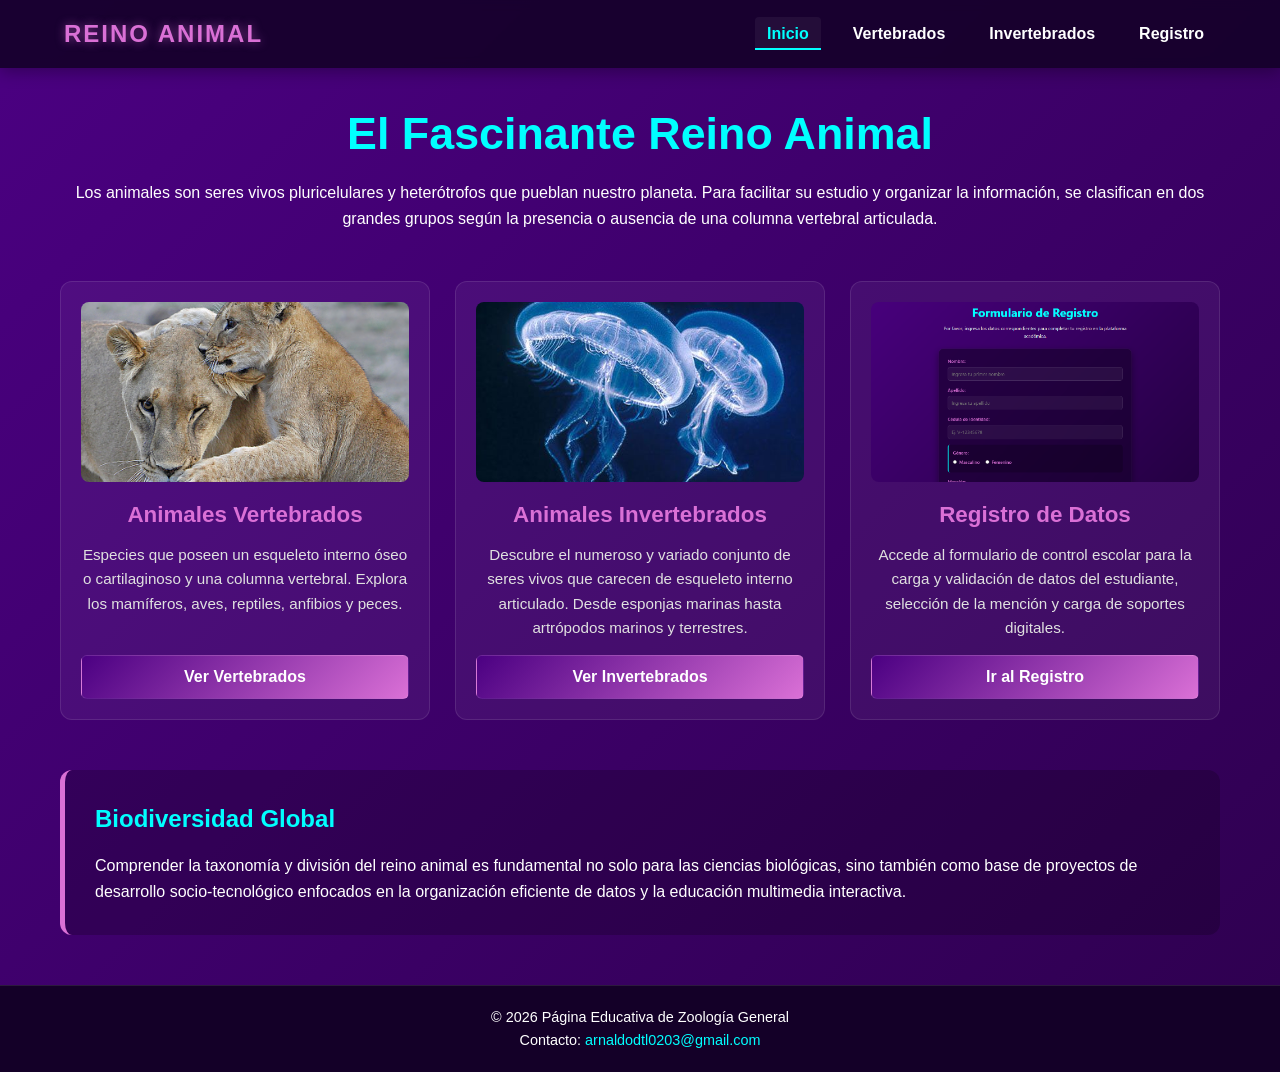
<file: index.html>
<!DOCTYPE html>
<html lang="es">
<head>
    <meta charset="UTF-8">
    <meta name="viewport" content="width=device-width, initial-scale=1.0">
    <link rel="shortcut icon" href="img/logo_animales.jpg">
    <link rel="stylesheet" href="css/estilo_inicio.css">
    <title>Reino Animal - Inicio</title>
</head>
<body id="inicio">

    <nav class="navbar">
        <h2 class="logo">Reino Animal</h2>
        <ul class="nav-links">
            <li><a href="index.html" class="active">Inicio</a></li>
            <li><a href="animales_vertebrados.html">Vertebrados</a></li>
            <li><a href="animales_invertebrados.html">Invertebrados</a></li>
            <li><a href="formulario.html">Registro</a></li>
        </ul>
    </nav>

    <main class="contenedor-principal">
        
        <header class="encabezado-efecto">
            <h1>El Fascinante Reino Animal</h1>
            <p>Los animales son seres vivos pluricelulares y heterótrofos que pueblan nuestro planeta. Para facilitar su estudio y organizar la información, se clasifican en dos grandes grupos según la presencia o ausencia de una columna vertebral articulada.</p>
        </header>
    
        <section class="seccion-tarjetas">
            
            <article class="card">
                <div class="card-img-container">
                    <img src="./img/mamiferos.jpg" alt="Animales Vertebrados">
                </div>
                <h2>Animales Vertebrados</h2>
                <p>Especies que poseen un esqueleto interno óseo o cartilaginoso y una columna vertebral. Explora los mamíferos, aves, reptiles, anfibios y peces.</p>
                <a href="animales_vertebrados.html" class="btn-enlace">Ver Vertebrados</a>
            </article>

            <article class="card">
                <div class="card-img-container">
                    <img src="./img/medusas.jpg" alt="Animales Invertebrados">
                </div>
                <h2>Animales Invertebrados</h2>
                <p>Descubre el numeroso y variado conjunto de seres vivos que carecen de esqueleto interno articulado. Desde esponjas marinas hasta artrópodos marinos y terrestres.</p>
                <a href="animales_invertebrados.html" class="btn-enlace">Ver Invertebrados</a>
            </article>

            <article class="card">
                <div class="card-img-container">
                    <img src="./img/formulario.png" alt="Registro Escolar">
                </div>
                <h2>Registro de Datos</h2>
                <p>Accede al formulario de control escolar para la carga y validación de datos del estudiante, selección de la mención y carga de soportes digitales.</p>
                <a href="formulario.html" class="btn-enlace">Ir al Registro</a>
            </article>

        </section>

        <section class="seccion-info">
            <h2>Biodiversidad Global</h2>
            <p>Comprender la taxonomía y división del reino animal es fundamental no solo para las ciencias biológicas, sino también como base de proyectos de desarrollo socio-tecnológico enfocados en la organización eficiente de datos y la educación multimedia interactiva.</p>
        </section>
    </main>

    <footer class="pie-pagina">
        <p>© 2026 Página Educativa de Zoología General</p>
        <p>Contacto: <a href="mailto:arnaldodtl0203@gmail.com">arnaldodtl0203@gmail.com</a></p>
    </footer>

</body>
</html>
</file>
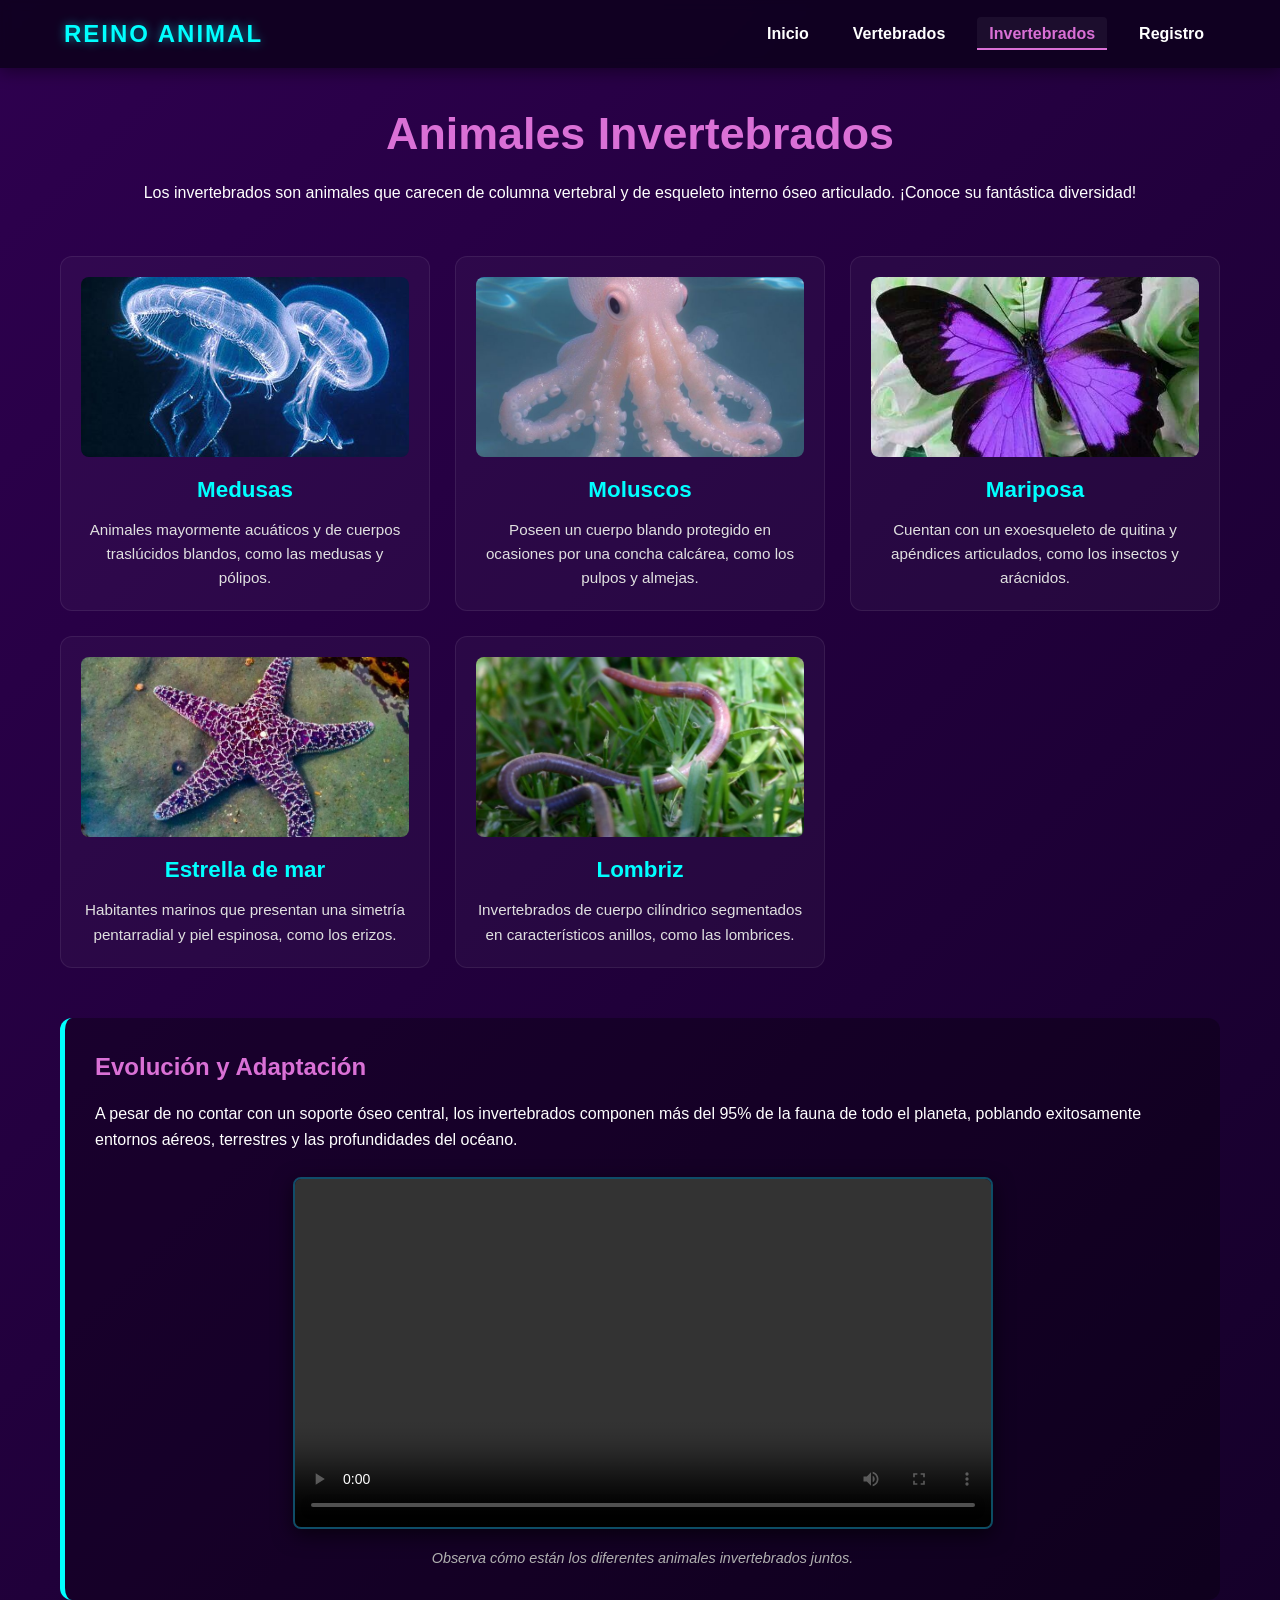
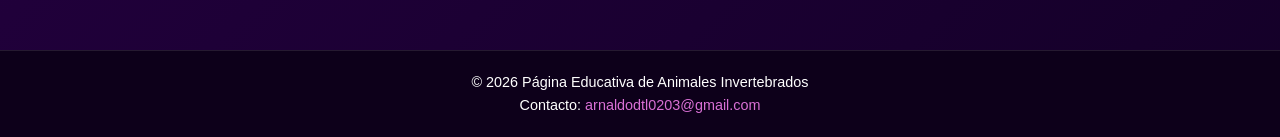
<file: animales_invertebrados.html>
<!DOCTYPE html>
<html lang="es">
<head>
    <meta charset="UTF-8">
    <meta name="viewport" content="width=device-width, initial-scale=1.0">
    <link rel="shortcut icon" href="img/logo_animales.jpg">
    <link rel="stylesheet" href="css/estilo_invertebrados.css">
    <title>Animales Invertebrados</title>
</head>
<body id="inicio">

    <nav class="navbar">
        <h2 class="logo">Reino Animal</h2>
        <ul class="nav-links">
            <li><a href="index.html">Inicio</a></li>
            <li><a href="animales_vertebrados.html">Vertebrados</a></li>
            <li><a href="animales_invertebrados.html" class="active">Invertebrados</a></li>
            <li><a href="formulario.html">Registro</a></li>
        </ul>
    </nav>

    <main class="contenedor-principal">
        
        <header id="tipos" class="encabezado-efecto">
            <h1>Animales Invertebrados</h1>
            <p>Los invertebrados son animales que carecen de columna vertebral y de esqueleto interno óseo articulado. ¡Conoce su fantástica diversidad!</p>
        </header>
    
        <section class="seccion-tarjetas">
            
            <article class="card">
                <div class="card-img-container">
                    <img src="./img/medusas.jpg" alt="medusa">
                </div>
                <h2>Medusas</h2>
                <p>Animales mayormente acuáticos y de cuerpos traslúcidos blandos, como las medusas y pólipos.</p>
            </article>

            <article class="card">
                <div class="card-img-container">
                    <img src="./img/molusco.jpg" alt="Moluscos">
                </div>
                <h2>Moluscos</h2>
                <p>Poseen un cuerpo blando protegido en ocasiones por una concha calcárea, como los pulpos y almejas.</p>
            </article>

            <article class="card">
                <div class="card-img-container">
                    <img src="./img/mariposa.jpg" alt="mariposa">
                </div>
                <h2>Mariposa</h2>
                <p>Cuentan con un exoesqueleto de quitina y apéndices articulados, como los insectos y arácnidos.</p>
            </article>

            <article class="card">
                <div class="card-img-container">
                    <img src="./img/estrella_mar.jpg" alt="estrella de mar">
                </div>
                <h2>Estrella de mar</h2>
                <p>Habitantes marinos que presentan una simetría pentarradial y piel espinosa, como los erizos.</p>
            </article>

            <article class="card">
                <div class="card-img-container">
                    <img src="./img/lombriz.jpg" alt="lombriz">
                </div>
                <h2>Lombriz</h2>
                <p>Invertebrados de cuerpo cilíndrico segmentados en característicos anillos, como las lombrices.</p>
            </article>

        </section>

        <section id="info" class="seccion-info">
            <h2>Evolución y Adaptación</h2>
            <p>A pesar de no contar con un soporte óseo central, los invertebrados componen más del 95% de la fauna de todo el planeta, poblando exitosamente entornos aéreos, terrestres y las profundidades del océano.</p>
            
            <figure class="video-contenedor">
                <video controls>
                    <source src="video/v_invertebrados.mp4" type="video/mp4">
                    Tu navegador no soporta el video.
                </video>
                <figcaption>Observa cómo están los diferentes animales invertebrados juntos.</figcaption>
            </figure>
        </section>
    </main>

    <footer class="pie-pagina">
        <p>© 2026 Página Educativa de Animales Invertebrados</p>
        <p>Contacto: <a href="mailto:arnaldodtl0203@gmail.com">arnaldodtl0203@gmail.com</a></p>
    </footer>

</body>
</html>
</file>
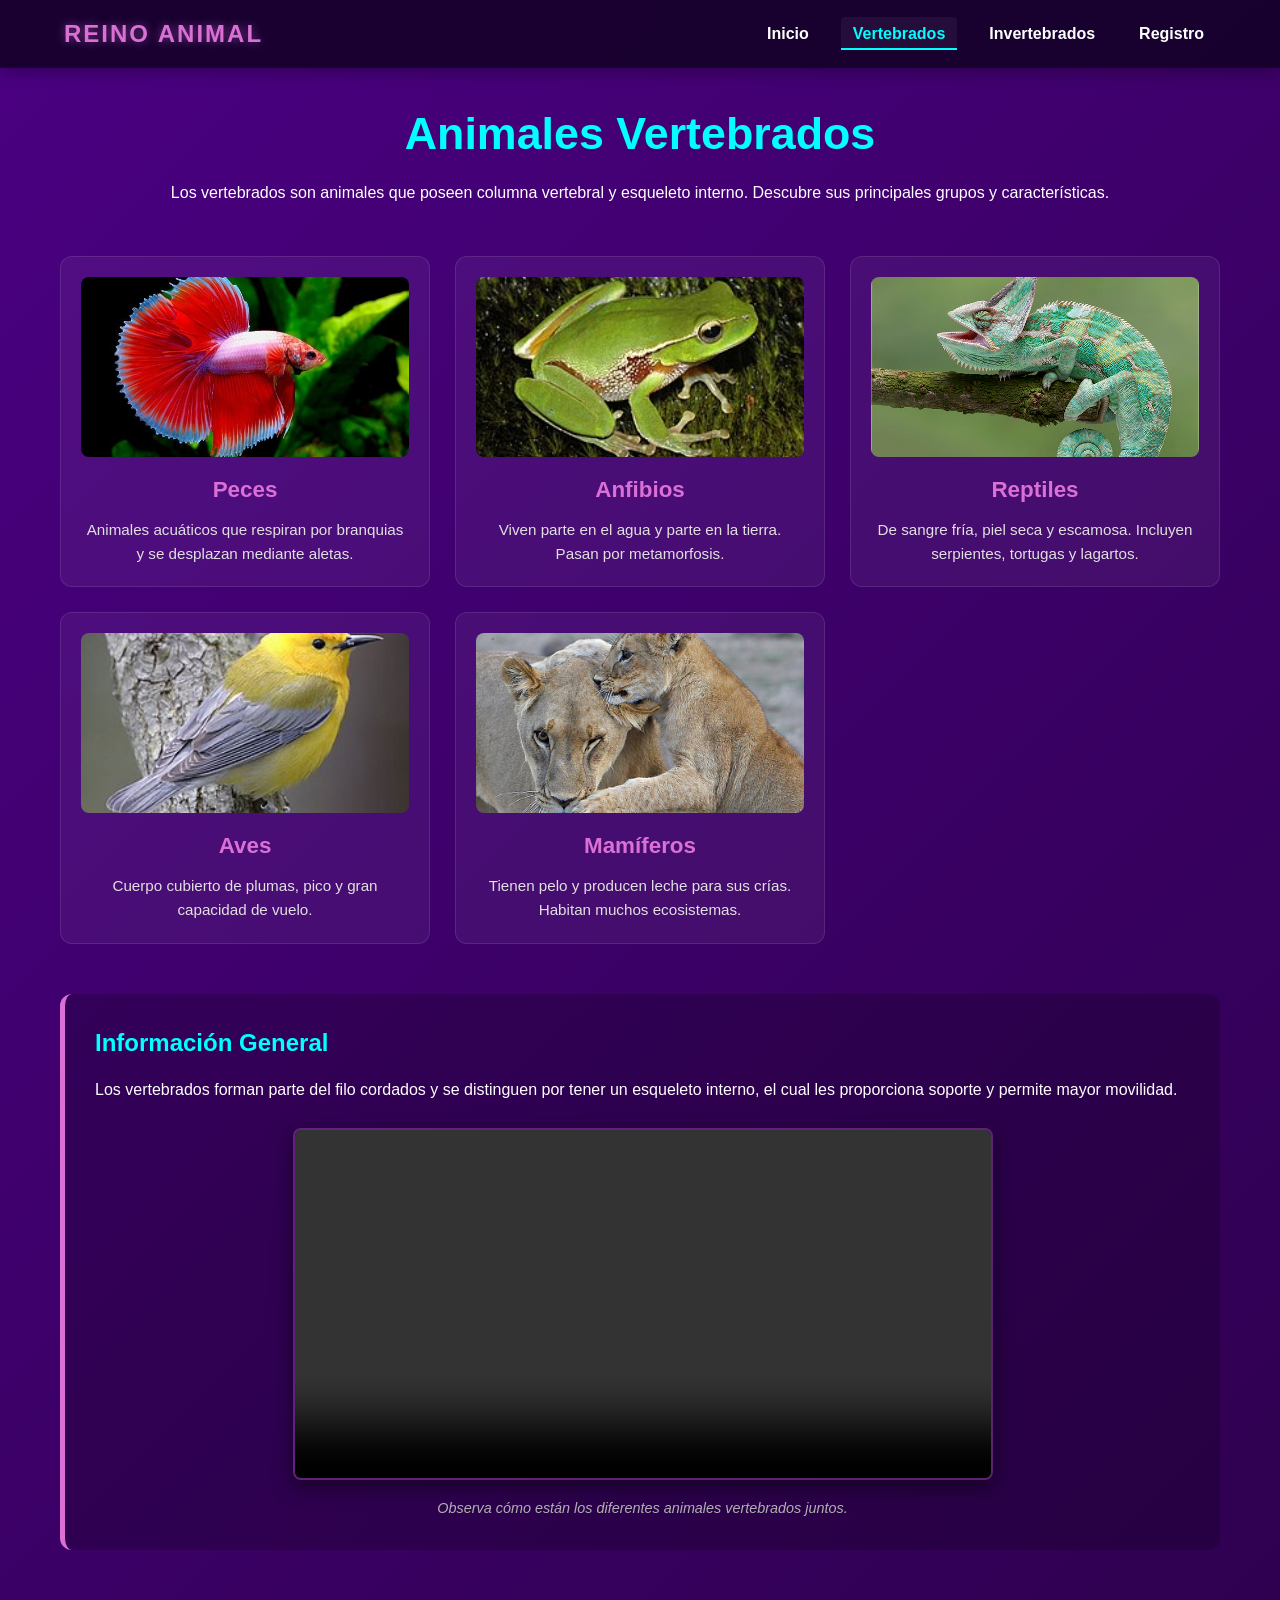
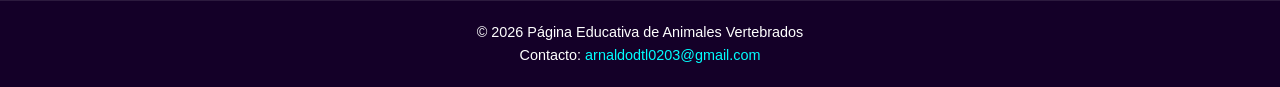
<file: animales_vertebrados.html>
<!DOCTYPE html>
<html lang="es">
<head>
    <meta charset="UTF-8">
    <meta name="viewport" content="width=device-width, initial-scale=1.0">
    <link rel="shortcut icon" href="img/logo_animales.jpg">
    <link rel="stylesheet" href="css/estilo_vertebrados.css">
    <title>Animales Vertebrados</title>
</head>
<body id="inicio">

    <nav class="navbar">
        <h2 class="logo">Reino Animal</h2>
        <ul class="nav-links">
            <li><a href="index.html">Inicio</a></li>
            <li><a href="animales_vertebrados.html" class="active">Vertebrados</a></li>
            <li><a href="animales_invertebrados.html">Invertebrados</a></li>
            <li><a href="formulario.html">Registro</a></li>
        </ul>
    </nav>

    <main class="contenedor-principal">
        
        <header id="tipos" class="encabezado-efecto">
            <h1>Animales Vertebrados</h1>
            <p>Los vertebrados son animales que poseen columna vertebral y esqueleto interno. Descubre sus principales grupos y características.</p>
        </header>
    
        <section class="seccion-tarjetas">
            
            <article class="card">
                <div class="card-img-container">
                    <img src="./img/peces.jpg" alt="Peces">
                </div>
                <h2>Peces</h2>
                <p>Animales acuáticos que respiran por branquias y se desplazan mediante aletas.</p>
            </article>

            <article class="card">
                <div class="card-img-container">
                    <img src="./img/anfibios.JPG" alt="Anfibios">
                </div>
                <h2>Anfibios</h2>
                <p>Viven parte en el agua y parte en la tierra. Pasan por metamorfosis.</p>
            </article>

            <article class="card">
                <div class="card-img-container">
                    <img src="./img/reptiles.jpg" alt="Reptiles">
                </div>
                <h2>Reptiles</h2>
                <p>De sangre fría, piel seca y escamosa. Incluyen serpientes, tortugas y lagartos.</p>
            </article>

            <article class="card">
                <div class="card-img-container">
                    <img src="./img/aves.jpg" alt="Aves">
                </div>
                <h2>Aves</h2>
                <p>Cuerpo cubierto de plumas, pico y gran capacidad de vuelo.</p>
            </article>

            <article class="card">
                <div class="card-img-container">
                    <img src="./img/mamiferos.jpg" alt="Mamíferos">
                </div>
                <h2>Mamíferos</h2>
                <p>Tienen pelo y producen leche para sus crías. Habitan muchos ecosistemas.</p>
            </article>

        </section>

        <section id="info" class="seccion-info">
            <h2>Información General</h2>
            <p>Los vertebrados forman parte del filo cordados y se distinguen por tener un esqueleto interno, el cual les proporciona soporte y permite mayor movilidad.</p>
            
            <figure class="video-contenedor">
                <video controls>
                    <source src="video/v.mp4" type="video/mp4">
                    Tu navegador no soporta el video.
                </video>
                <figcaption>Observa cómo están los diferentes animales vertebrados juntos.</figcaption>
            </figure>
        </section>
    </main>

    <footer class="pie-pagina">
        <p>© 2026 Página Educativa de Animales Vertebrados</p>
        <p>Contacto: <a href="mailto:arnaldodtl0203@gmail.com">arnaldodtl0203@gmail.com</a></p>
    </footer>

</body>
</html>
</file>
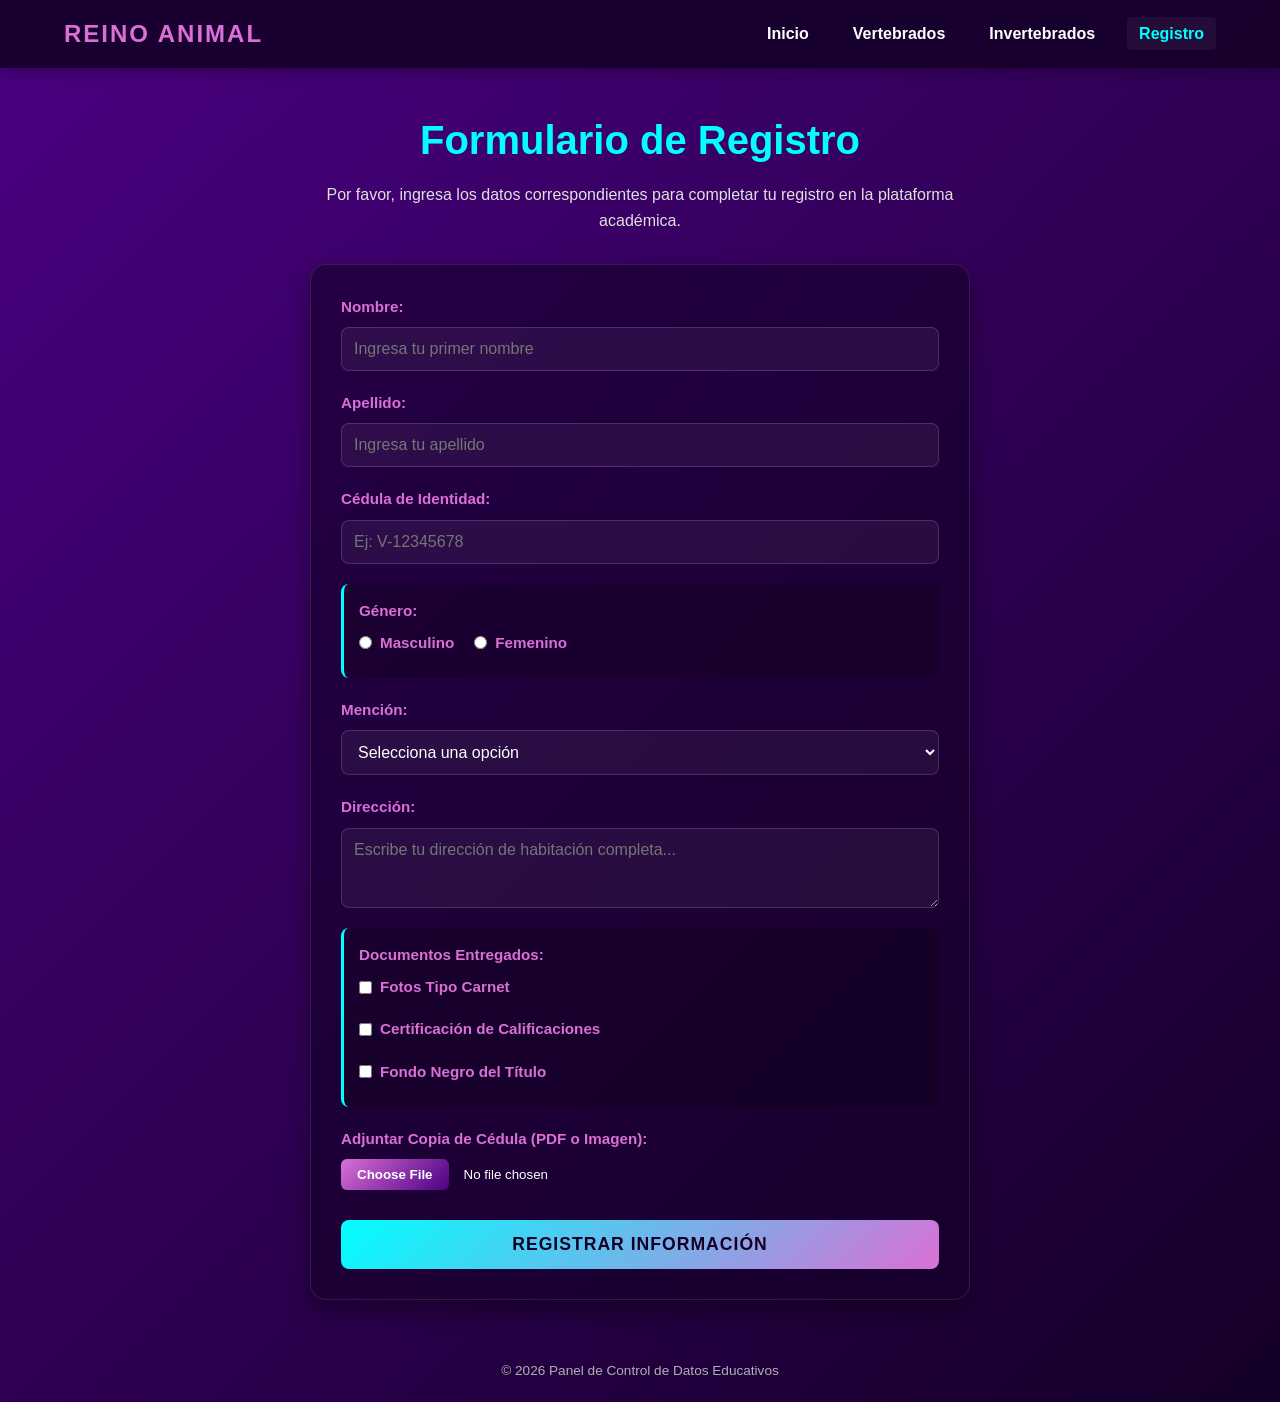
<file: formulario.html>
<!DOCTYPE html>
<html lang="es">
<head>
    <meta charset="UTF-8">
    <meta name="viewport" content="width=device-width, initial-scale=1.0">
    <link rel="shortcut icon" href="img/logo_animales.jpg">
    <link rel="stylesheet" href="css/estilo_formulario.css">
    <title>Registro de Estudiantes</title>
</head>
<body>

    <nav class="navbar">
        <h2 class="logo">Reino Animal</h2>
        <ul class="nav-links">
            <li><a href="index.html">Inicio</a></li>
            <li><a href="animales_vertebrados.html">Vertebrados</a></li>
            <li><a href="animales_invertebrados.html">Invertebrados</a></li>
            <li><a href="formulario.html" class="active">Registro</a></li>
        </ul>
    </nav>

    <main class="contenedor-formulario">
        <header class="encabezado-form">
            <h1>Formulario de Registro</h1>
            <p>Por favor, ingresa los datos correspondientes para completar tu registro en la plataforma académica.</p>
        </header>

        <form class="form-card" action="#" method="POST" enctype="multipart/form-data">
            
            <div class="form-group">
                <label for="nombre">Nombre:</label>
                <input type="text" id="nombre" name="nombre" placeholder="Ingresa tu primer nombre" required>
            </div>

            <div class="form-group">
                <label for="apellido">Apellido:</label>
                <input type="text" id="apellido" name="apellido" placeholder="Ingresa tu apellido" required>
            </div>

            <div class="form-group">
                <label for="cedula">Cédula de Identidad:</label>
                <input type="text" id="cedula" name="cedula" placeholder="Ej: V-12345678" required>
            </div>

            <div class="form-group radio-check-section">
                <label class="label-titulo">Género:</label>
                <div class="opciones-inline">
                    <label class="radio-label">
                        <input type="radio" name="genero" value="masculino" required> Masculino
                    </label>
                    <label class="radio-label">
                        <input type="radio" name="genero" value="femenino"> Femenino
                    </label>
                </div>
            </div>

            <div class="form-group">
                <label for="mencion">Mención:</label>
                <select id="mencion" name="mencion" required>
                    <option value="" disabled selected>Selecciona una opción</option>
                    <option value="informatica">Informática</option>
                    <option value="procesos quimicos">Procesos Quimicos</option>
                    <option value="electricidad">Electricidad</option>
                </select>
            </div>

            <div class="form-group">
                <label for="direccion">Dirección:</label>
                <textarea id="direccion" name="direccion" rows="3" placeholder="Escribe tu dirección de habitación completa..." required></textarea>
            </div>

            <div class="form-group radio-check-section">
                <label class="label-titulo">Documentos Entregados:</label>
                <div class="lista-checks">
                    <label class="check-label">
                        <input type="checkbox" name="documentos" value="fotos"> Fotos Tipo Carnet
                    </label>
                    <label class="check-label">
                        <input type="checkbox" name="documentos" value="notas"> Certificación de Calificaciones
                    </label>
                    <label class="check-label">
                        <input type="checkbox" name="documentos" value="titulo"> Fondo Negro del Título
                    </label>
                </div>
            </div>

            <div class="form-group">
                <label for="archivo_cedula">Adjuntar Copia de Cédula (PDF o Imagen):</label>
                <input type="file" id="archivo_cedula" name="archivo_cedula" accept=".pdf, .jpg, .jpeg, .png" required>
            </div>

            <button type="submit" class="btn-enviar">Registrar Información</button>

        </form>
    </main>

    <footer class="pie-pagina">
        <p>© 2026 Panel de Control de Datos Educativos</p>
    </footer>

</body>
</html>
</file>
<file: css/estilo_inicio.css>
* {
    margin: 0;
    padding: 0;
    box-sizing: border-box;
    font-family: 'Segoe UI', Tahoma, Geneva, Verdana, sans-serif;
}

html {
    scroll-behavior: smooth;
}

body {
    background: linear-gradient(135deg, #4b0082, #2e004f);
    color: #ffffff;
    min-height: 100vh;
    line-height: 1.6;
}

.navbar {
    display: flex;
    justify-content: space-between;
    align-items: center;
    background-color: rgba(20, 0, 40, 0.9);
    padding: 15px 5%;
    position: sticky;
    top: 0;
    z-index: 1000;
    box-shadow: 0 4px 15px rgba(0, 0, 0, 0.3);
    backdrop-filter: blur(5px);
}

.logo {
    font-size: 1.5rem;
    color: #da70d6;
    text-transform: uppercase;
    letter-spacing: 2px;
    text-shadow: 0 0 10px rgba(218, 112, 214, 0.5);
}

.nav-links {
    display: flex;
    list-style: none;
}

.nav-links li {
    margin-left: 20px;
}

.nav-links a {
    color: #ffffff;
    text-decoration: none;
    font-weight: 600;
    padding: 8px 12px;
    border-radius: 4px;
    transition: all 0.3s ease;
    position: relative;
}

.nav-links a::after {
    content: '';
    position: absolute;
    width: 0;
    height: 2px;
    bottom: 0;
    left: 0;
    background-color: #00ffff;
    transition: width 0.3s ease;
}

.nav-links a:hover::after,
.nav-links a.active::after {
    width: 100%;
}

.nav-links a:hover,
.nav-links a.active {
    color: #00ffff;
    background-color: rgba(255, 255, 255, 0.05);
}

.contenedor-principal {
    max-width: 1200px;
    margin: 30px auto;
    padding: 0 20px;
}

.encabezado-efecto {
    text-align: center;
    margin-bottom: 50px;
    animation: fadeInDown 1s ease-out;
}

.encabezado-efecto h1 {
    font-size: 2.8rem;
    margin-bottom: 10px;
    color: #00ffff;
}

.seccion-tarjetas {
    display: grid;
    grid-template-columns: repeat(auto-fit, minmax(280px, 1fr));
    gap: 25px;
    margin-bottom: 50px;
}

.card {
    background-color: rgba(255, 255, 255, 0.05);
    border-radius: 12px;
    overflow: hidden;
    border: 1px solid rgba(255, 255, 255, 0.1);
    padding: 20px;
    text-align: center;
    display: flex;
    flex-direction: column;
    justify-content: space-between;
    transition: transform 0.4s cubic-bezier(0.175, 0.885, 0.32, 1.275), 
                box-shadow 0.4s ease, 
                border-color 0.3s ease;
}

.card:hover {
    transform: translateY(-10px) scale(1.02);
    background-color: rgba(255, 255, 255, 0.1);
    box-shadow: 0 12px 20px rgba(0, 255, 255, 0.2), 0 4px 8px rgba(0, 0, 0, 0.2);
    border-color: rgba(0, 255, 255, 0.4);
}

.card-img-container {
    width: 100%;
    height: 180px;
    border-radius: 8px;
    overflow: hidden;
    margin-bottom: 15px;
}

.card img {
    width: 100%;
    height: 100%;
    object-fit: cover;
    transition: transform 0.5s ease;
}

.card:hover img {
    transform: scale(1.1);
}

.card h2 {
    color: #da70d6;
    margin-bottom: 10px;
    font-size: 1.4rem;
}

.card p {
    font-size: 0.95rem;
    color: #e0e0e0;
    margin-bottom: 15px;
    flex-grow: 1;
}

.btn-enlace {
    display: inline-block;
    padding: 8px 16px;
    background: linear-gradient(135deg, #4b0082, #da70d6);
    color: #ffffff;
    text-decoration: none;
    font-weight: 600;
    border-radius: 6px;
    transition: all 0.3s ease;
    border: 1px solid rgba(255, 255, 255, 0.1);
}

.btn-enlace:hover {
    background: linear-gradient(135deg, #da70d6, #00ffff);
    color: #140028;
    box-shadow: 0 4px 12px rgba(0, 255, 255, 0.4);
    transform: translateY(-2px);
}

.seccion-info {
    background-color: rgba(0, 0, 0, 0.2);
    padding: 30px;
    border-radius: 12px;
    margin-bottom: 40px;
    border-left: 5px solid #da70d6;
}

.seccion-info h2 {
    color: #00ffff;
    margin-bottom: 15px;
}

.pie-pagina {
    background-color: #140028;
    text-align: center;
    padding: 20px;
    margin-top: 50px;
    font-size: 0.9rem;
    border-top: 1px solid rgba(255, 255, 255, 0.1);
}

.pie-pagina a {
    color: #00ffff;
    text-decoration: none;
}

.pie-pagina a:hover {
    text-decoration: underline;
}

@keyframes fadeInDown {
    from {
        opacity: 0;
        transform: translateY(-30px);
    }
    to {
        opacity: 1;
        transform: translateY(0);
    }
}

@media (max-width: 768px) {
    .navbar {
        flex-direction: column;
        gap: 10px;
    }
    .nav-links li {
        margin: 0 10px;
    }
    .encabezado-efecto h1 {
        font-size: 2rem;
    }
}
</file>
<file: css/estilo_invertebrados.css>
* {
    margin: 0;
    padding: 0;
    box-sizing: border-box;
    font-family: 'Segoe UI', Tahoma, Geneva, Verdana, sans-serif;
}

html {
    scroll-behavior: smooth;
}

body {
    background: linear-gradient(135deg, #2e004f, #140028);
    color: #ffffff;
    min-height: 100vh;
    line-height: 1.6;
}

.navbar {
    display: flex;
    justify-content: space-between;
    align-items: center;
    background-color: rgba(15, 0, 30, 0.9);
    padding: 15px 5%;
    position: sticky;
    top: 0;
    z-index: 1000;
    box-shadow: 0 4px 15px rgba(0, 0, 0, 0.4);
    backdrop-filter: blur(5px);
}

.logo {
    font-size: 1.5rem;
    color: #00ffff;
    text-transform: uppercase;
    letter-spacing: 2px;
    text-shadow: 0 0 10px rgba(0, 255, 255, 0.5);
}

.nav-links {
    display: flex;
    list-style: none;
}

.nav-links li {
    margin-left: 20px;
}

.nav-links a {
    color: #ffffff;
    text-decoration: none;
    font-weight: 600;
    padding: 8px 12px;
    border-radius: 4px;
    transition: all 0.3s ease;
    position: relative;
}

.nav-links a::after {
    content: '';
    position: absolute;
    width: 0;
    height: 2px;
    bottom: 0;
    left: 0;
    background-color: #da70d6;
    transition: width 0.3s ease;
}

.nav-links a:hover::after,
.nav-links a.active::after {
    width: 100%;
}

.nav-links a:hover,
.nav-links a.active {
    color: #da70d6;
    background-color: rgba(255, 255, 255, 0.05);
}

.contenedor-principal {
    max-width: 1200px;
    margin: 30px auto;
    padding: 0 20px;
}

.encabezado-efecto {
    text-align: center;
    margin-bottom: 50px;
    animation: fadeInDown 1s ease-out;
}

.encabezado-efecto h1 {
    font-size: 2.8rem;
    margin-bottom: 10px;
    color: #da70d6;
}

.seccion-tarjetas {
    display: grid;
    grid-template-columns: repeat(auto-fit, minmax(280px, 1fr));
    gap: 25px;
    margin-bottom: 50px;
}

.card {
    background-color: rgba(255, 255, 255, 0.03);
    border-radius: 12px;
    overflow: hidden;
    border: 1px solid rgba(255, 255, 255, 0.08);
    padding: 20px;
    text-align: center;
    transition: transform 0.4s cubic-bezier(0.175, 0.885, 0.32, 1.275), box-shadow 0.4s ease, background-color 0.3s ease;
}

.card:hover {
    transform: translateY(-10px) scale(1.02);
    background-color: rgba(255, 255, 255, 0.08);
    box-shadow: 0 12px 20px rgba(218, 112, 214, 0.2), 0 4px 8px rgba(0, 0, 0, 0.3);
    border-color: rgba(218, 112, 214, 0.4);
}

.card-img-container {
    width: 100%;
    height: 180px;
    border-radius: 8px;
    overflow: hidden;
    margin-bottom: 15px;
}

.card img {
    width: 100%;
    height: 100%;
    object-fit: cover;
    transition: transform 0.5s ease;
}

.card:hover img {
    transform: scale(1.1);
}

.card h2 {
    color: #00ffff;
    margin-bottom: 10px;
    font-size: 1.4rem;
}

.card p {
    font-size: 0.95rem;
    color: #e0e0e0;
}

.seccion-info {
    background-color: rgba(0, 0, 0, 0.3);
    padding: 30px;
    border-radius: 12px;
    margin-bottom: 40px;
    border-left: 5px solid #00ffff;
}

.seccion-info h2 {
    color: #da70d6;
    margin-bottom: 15px;
}

.video-contenedor {
    margin-top: 25px;
    text-align: center;
}

.video-contenedor video {
    width: 100%;
    max-width: 700px;
    border-radius: 8px;
    box-shadow: 0 6px 20px rgba(0,0,0,0.6);
    border: 2px solid rgba(0, 255, 255, 0.3);
}

.video-contenedor figcaption {
    margin-top: 10px;
    font-style: italic;
    color: #b0b0b0;
    font-size: 0.9rem;
}

.pie-pagina {
    background-color: #0d001a;
    text-align: center;
    padding: 20px;
    margin-top: 50px;
    font-size: 0.9rem;
    border-top: 1px solid rgba(255, 255, 255, 0.1);
}

.pie-pagina a {
    color: #da70d6;
    text-decoration: none;
}

.pie-pagina a:hover {
    text-decoration: underline;
}

@keyframes fadeInDown {
    from {
        opacity: 0;
        transform: translateY(-30px);
    }
    to {
        opacity: 1;
        transform: translateY(0);
    }
}

@media (max-width: 768px) {
    .navbar {
        flex-direction: column;
        gap: 10px;
    }
    .nav-links li {
        margin: 0 10px;
    }
    .encabezado-efecto h1 {
        font-size: 2rem;
    }
}
</file>
<file: css/estilo_vertebrados.css>
* {
    margin: 0;
    padding: 0;
    box-sizing: border-box;
    font-family: 'Segoe UI', Tahoma, Geneva, Verdana, sans-serif;
}

html {
    scroll-behavior: smooth;
}

body {
    background: linear-gradient(135deg, #4b0082, #2e004f);
    color: #ffffff;
    min-height: 100vh;
    line-height: 1.6;
}


.navbar {
    display: flex;
    justify-content: space-between;
    align-items: center;
    background-color: rgba(20, 0, 40, 0.9);
    padding: 15px 5%;
    position: sticky;
    top: 0;
    z-index: 1000;
    box-shadow: 0 4px 15px rgba(0, 0, 0, 0.3);
    backdrop-filter: blur(5px);
}

.logo {
    font-size: 1.5rem;
    color: #da70d6;
    text-transform: uppercase;
    letter-spacing: 2px;
    text-shadow: 0 0 10px rgba(218, 112, 214, 0.5);
}

.nav-links {
    display: flex;
    list-style: none;
}

.nav-links li {
    margin-left: 20px;
}

.nav-links a {
    color: #ffffff;
    text-decoration: none;
    font-weight: 600;
    padding: 8px 12px;
    border-radius: 4px;
    transition: all 0.3s ease;
    position: relative;
}

.nav-links a::after {
    content: '';
    position: absolute;
    width: 0;
    height: 2px;
    bottom: 0;
    left: 0;
    background-color: #00ffff;
    transition: width 0.3s ease;
}

.nav-links a:hover::after,
.nav-links a.active::after {
    width: 100%;
}

.nav-links a:hover,
.nav-links a.active {
    color: #00ffff;
    background-color: rgba(255, 255, 255, 0.05);
}

.contenedor-principal {
    max-width: 1200px;
    margin: 30px auto;
    padding: 0 20px;
}

.encabezado-efecto {
    text-align: center;
    margin-bottom: 50px;
    animation: fadeInDown 1s ease-out;
}

.encabezado-efecto h1 {
    font-size: 2.8rem;
    margin-bottom: 10px;
    color: #00ffff;
}


.seccion-tarjetas {
    display: grid;
    grid-template-columns: repeat(auto-fit, minmax(280px, 1fr));
    gap: 25px;
    margin-bottom: 50px;
}

.card {
    background-color: rgba(255, 255, 255, 0.05);
    border-radius: 12px;
    overflow: hidden;
    border: 1px solid rgba(255, 255, 255, 0.1);
    padding: 20px;
    text-align: center;
    transition: transform 0.4s cubic-bezier(0.175, 0.885, 0.32, 1.275), 
                box-shadow 0.4s ease, 
                background-color 0.3s ease;
}

.card:hover {
    transform: translateY(-10px) scale(1.02);
    background-color: rgba(255, 255, 255, 0.1);
    box-shadow: 0 12px 20px rgba(0, 255, 255, 0.2), 
                0 4px 8px rgba(0, 0, 0, 0.2);
    border-color: rgba(0, 255, 255, 0.4);
}

.card-img-container {
    width: 100%;
    height: 180px;
    border-radius: 8px;
    overflow: hidden;
    margin-bottom: 15px;
}

.card img {
    width: 100%;
    height: 100%;
    object-fit: cover;
    transition: transform 0.5s ease;
}

.card:hover img {
    transform: scale(1.1);
}

.card h2 {
    color: #da70d6;
    margin-bottom: 10px;
    font-size: 1.4rem;
}

.card p {
    font-size: 0.95rem;
    color: #e0e0e0;
}

.seccion-info {
    background-color: rgba(0, 0, 0, 0.2);
    padding: 30px;
    border-radius: 12px;
    margin-bottom: 40px;
    border-left: 5px solid #da70d6;
}

.seccion-info h2 {
    color: #00ffff;
    margin-bottom: 15px;
}

.video-contenedor {
    margin-top: 25px;
    text-align: center;
}

.video-contenedor video {
    width: 100%;
    max-width: 700px;
    border-radius: 8px;
    box-shadow: 0 6px 20px rgba(0,0,0,0.5);
    border: 2px solid rgba(218, 112, 214, 0.3);
}

.video-contenedor figcaption {
    margin-top: 10px;
    font-style: italic;
    color: #b0b0b0;
    font-size: 0.9rem;
}

.pie-pagina {
    background-color: #140028;
    text-align: center;
    padding: 20px;
    margin-top: 50px;
    font-size: 0.9rem;
    border-top: 1px solid rgba(255, 255, 255, 0.1);
}

.pie-pagina a {
    color: #00ffff;
    text-decoration: none;
}

.pie-pagina a:hover {
    text-decoration: underline;
}

@keyframes fadeInDown {
    from {
        opacity: 0;
        transform: translateY(-30px);
    }
    to {
        opacity: 1;
        transform: translateY(0);
    }
}

@media (max-width: 768px) {
    .navbar {
        flex-direction: column;
        gap: 10px;
    }
    .nav-links li {
        margin: 0 10px;
    }
    .encabezado-efecto h1 {
        font-size: 2rem;
    }
}
</file>
<file: css/estilo_formulario.css>
* {
    margin: 0;
    padding: 0;
    box-sizing: border-box;
    font-family: 'Segoe UI', Tahoma, Geneva, Verdana, sans-serif;
}

body {
    background: linear-gradient(135deg, #4b0082, #140028);
    color: #ffffff;
    min-height: 100vh;
    line-height: 1.6;
}

.navbar {
    display: flex;
    justify-content: space-between;
    align-items: center;
    background-color: rgba(20, 0, 40, 0.9);
    padding: 15px 5%;
    box-shadow: 0 4px 15px rgba(0, 0, 0, 0.3);
}

.logo {
    font-size: 1.5rem;
    color: #da70d6;
    text-transform: uppercase;
    letter-spacing: 2px;
}

.nav-links {
    display: flex;
    list-style: none;
}

.nav-links li {
    margin-left: 20px;
}

.nav-links a {
    color: #ffffff;
    text-decoration: none;
    font-weight: 600;
    padding: 8px 12px;
    border-radius: 4px;
    transition: all 0.3s ease;
}

.nav-links a:hover,
.nav-links a.active {
    color: #00ffff;
    background-color: rgba(255, 255, 255, 0.05);
}

.contenedor-formulario {
    max-width: 700px;
    margin: 40px auto;
    padding: 0 20px;
}

.encabezado-form {
    text-align: center;
    margin-bottom: 30px;
}

.encabezado-form h1 {
    font-size: 2.5rem;
    color: #00ffff;
    margin-bottom: 10px;
}

.encabezado-form p {
    color: #e0e0e0;
}

.form-card {
    background-color: rgba(20, 0, 40, 0.6);
    border: 1px solid rgba(255, 255, 255, 0.1);
    border-radius: 16px;
    padding: 30px;
    box-shadow: 0 10px 25px rgba(0, 0, 0, 0.4);
    backdrop-filter: blur(10px);
}

.form-group {
    display: flex;
    flex-direction: column;
    margin-bottom: 20px;
}

.form-group label {
    font-weight: 600;
    margin-bottom: 8px;
    color: #da70d6;
    font-size: 0.95rem;
}

input[type="text"],
select,
textarea {
    width: 100%;
    padding: 12px;
    background-color: rgba(255, 255, 255, 0.05);
    border: 1px solid rgba(255, 255, 255, 0.15);
    border-radius: 8px;
    color: #ffffff;
    font-size: 1rem;
    transition: all 0.3s ease;
    outline: none;
}

input[type="text"]:focus,
select:focus,
textarea:focus {
    border-color: #00ffff;
    background-color: rgba(255, 255, 255, 0.1);
    box-shadow: 0 0 8px rgba(0, 255, 255, 0.3);
}

select option {
    background-color: #140028;
    color: #ffffff;
}

.radio-check-section {
    background-color: rgba(0, 0, 0, 0.2);
    padding: 15px;
    border-radius: 8px;
    border-left: 3px solid #00ffff;
}

.opciones-inline {
    display: flex;
    gap: 20px;
}

.radio-label, .check-label {
    display: flex;
    align-items: center;
    gap: 8px;
    cursor: pointer;
    font-weight: 400;
}

.lista-checks {
    display: flex;
    flex-direction: column;
    gap: 10px;
}

input[type="file"] {
    color: #ffffff;
}

input[type="file"]::-webkit-file-upload-button {
    background: linear-gradient(135deg, #da70d6, #4b0082);
    border: none;
    color: white;
    padding: 8px 16px;
    border-radius: 6px;
    cursor: pointer;
    font-weight: 600;
    margin-right: 15px;
    transition: filter 0.2s;
}

input[type="file"]::-webkit-file-upload-button:hover {
    filter: brightness(1.2);
}

.btn-enviar {
    width: 100%;
    padding: 14px;
    background: linear-gradient(135deg, #00ffff, #da70d6);
    border: none;
    border-radius: 8px;
    color: #140028;
    font-size: 1.1rem;
    font-weight: 700;
    cursor: pointer;
    text-transform: uppercase;
    letter-spacing: 1px;
    transition: transform 0.2s, box-shadow 0.2s;
    margin-top: 10px;
}

.btn-enviar:hover {
    transform: translateY(-2px);
    box-shadow: 0 5px 15px rgba(0, 255, 255, 0.4);
}

.pie-pagina {
    text-align: center;
    padding: 20px;
    font-size: 0.85rem;
    color: #b0b0b0;
}

@media (max-width: 600px) {
    .opciones-inline {
        flex-direction: column;
        gap: 10px;
    }
}
</file>
